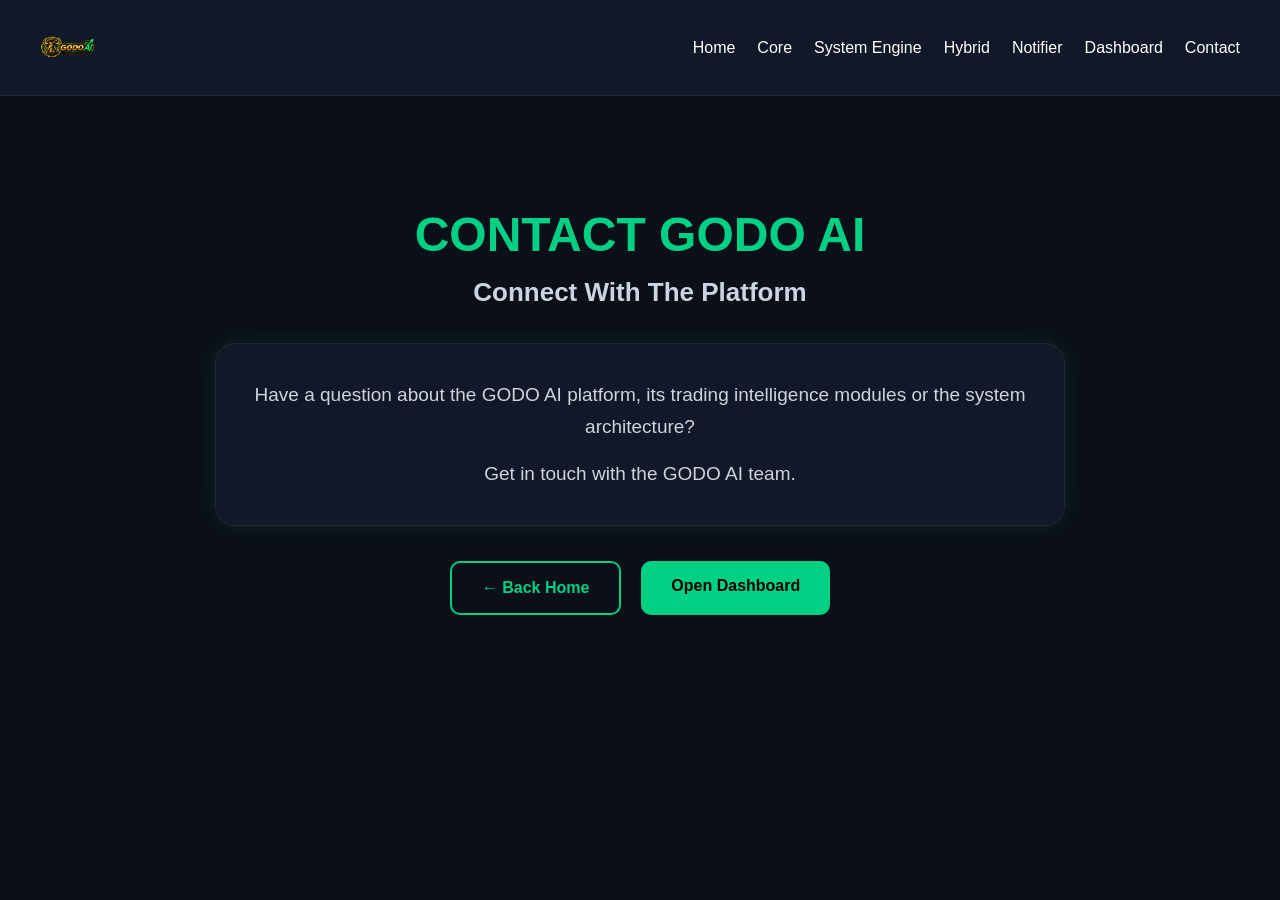
<file: contact.html>
<!DOCTYPE html>
<html lang="en">

<head>

<meta charset="UTF-8">

<meta name="viewport" content="width=device-width, initial-scale=1.0">

<title>GODO AI Contact</title>

<link rel="stylesheet" href="css/style.css">

</head>

<body>

<nav>

<div class="logo">
    <a href="index.html">
        <img src="images/godo-ai-logo-small.png" alt="GODO AI">
    </a>
</div>

<ul>

<li><a href="index.html">Home</a></li>
<li><a href="core.html">Core</a></li>
<li><a href="system.html">System Engine</a></li>
<li><a href="hybrid.html">Hybrid</a></li>
<li><a href="notifier.html">Notifier</a></li>
<li><a href="dashboard.html">Dashboard</a></li>
<li><a href="contact.html">Contact</a></li>

</ul>

</nav>

<main class="contact-page">

<div class="contact-content">

<h2>CONTACT GODO AI</h2>

<h3>Connect With The Platform</h3>

<div class="contact-card">

<p>
Have a question about the GODO AI platform,
its trading intelligence modules or the system architecture?
</p>

<p>
Get in touch with the GODO AI team.
</p>

</div>

<div class="hero-buttons">

<a href="index.html" class="btn-secondary">
← Back Home
</a>

<a href="dashboard.html" class="btn-primary">
Open Dashboard
</a>

</div>

</div>

</main>

</body>

</html>
</file>
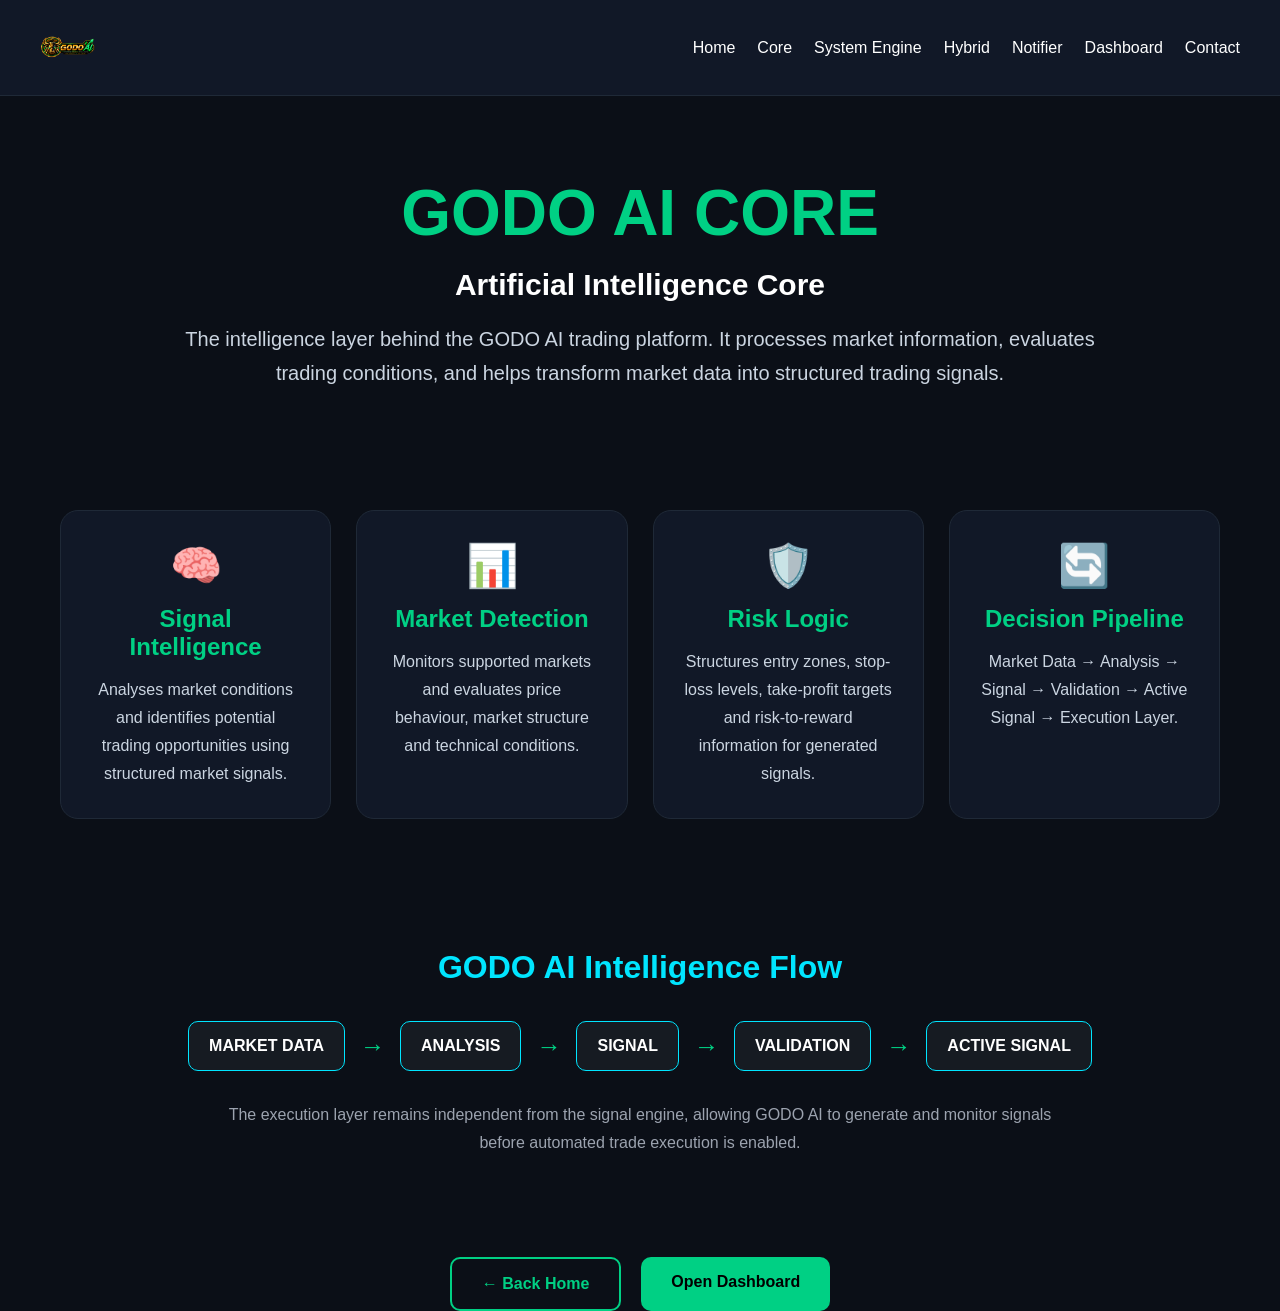
<file: core.html>
<!DOCTYPE html>
<html lang="en">

<head>

<meta charset="UTF-8">

<meta name="viewport" content="width=device-width, initial-scale=1.0">

<title>GODO AI Core</title>

<link rel="stylesheet" href="css/style.css">

</head>

<body>

<nav>

<div class="logo">
    <a href="index.html">
        <img src="images/godo-ai-logo-small.png" alt="GODO AI">
    </a>
</div>

<ul>

<li><a href="index.html">Home</a></li>

<li><a href="core.html">Core</a></li>

<li><a href="system.html">System Engine</a></li>

<li><a href="hybrid.html">Hybrid</a></li>

<li><a href="notifier.html">Notifier</a></li>

<li><a href="dashboard.html">Dashboard</a></li>

<li><a href="contact.html">Contact</a></li>

</ul>

</nav>

<header>

<div class="hero">

<h2>GODO AI CORE</h2>

<h3>Artificial Intelligence Core</h3>

<p>
The intelligence layer behind the GODO AI trading platform.
It processes market information, evaluates trading conditions,
and helps transform market data into structured trading signals.
</p>

</div>

</header>


<section class="core-grid">

<div class="core-card">

<div class="core-icon">🧠</div>

<h2>Signal Intelligence</h2>

<p>
Analyses market conditions and identifies potential trading
opportunities using structured market signals.
</p>

</div>


<div class="core-card">

<div class="core-icon">📊</div>

<h2>Market Detection</h2>

<p>
Monitors supported markets and evaluates price behaviour,
market structure and technical conditions.
</p>

</div>


<div class="core-card">

<div class="core-icon">🛡️</div>

<h2>Risk Logic</h2>

<p>
Structures entry zones, stop-loss levels, take-profit targets
and risk-to-reward information for generated signals.
</p>

</div>


<div class="core-card">

<div class="core-icon">🔄</div>

<h2>Decision Pipeline</h2>

<p>
Market Data → Analysis → Signal → Validation → Active Signal
→ Execution Layer.
</p>

</div>

</section>


<section class="core-flow">

<h2>GODO AI Intelligence Flow</h2>

<div class="flow">

<div>MARKET DATA</div>

<span>→</span>

<div>ANALYSIS</div>

<span>→</span>

<div>SIGNAL</div>

<span>→</span>

<div>VALIDATION</div>

<span>→</span>

<div>ACTIVE SIGNAL</div>

</div>

<p>
The execution layer remains independent from the signal engine,
allowing GODO AI to generate and monitor signals before automated
trade execution is enabled.
</p>

</section>


<div class="hero-buttons">

<a href="index.html" class="btn-secondary">
← Back Home
</a>

<a href="dashboard.html" class="btn-primary">
Open Dashboard
</a>

</div>


</body>

</html>
</file>
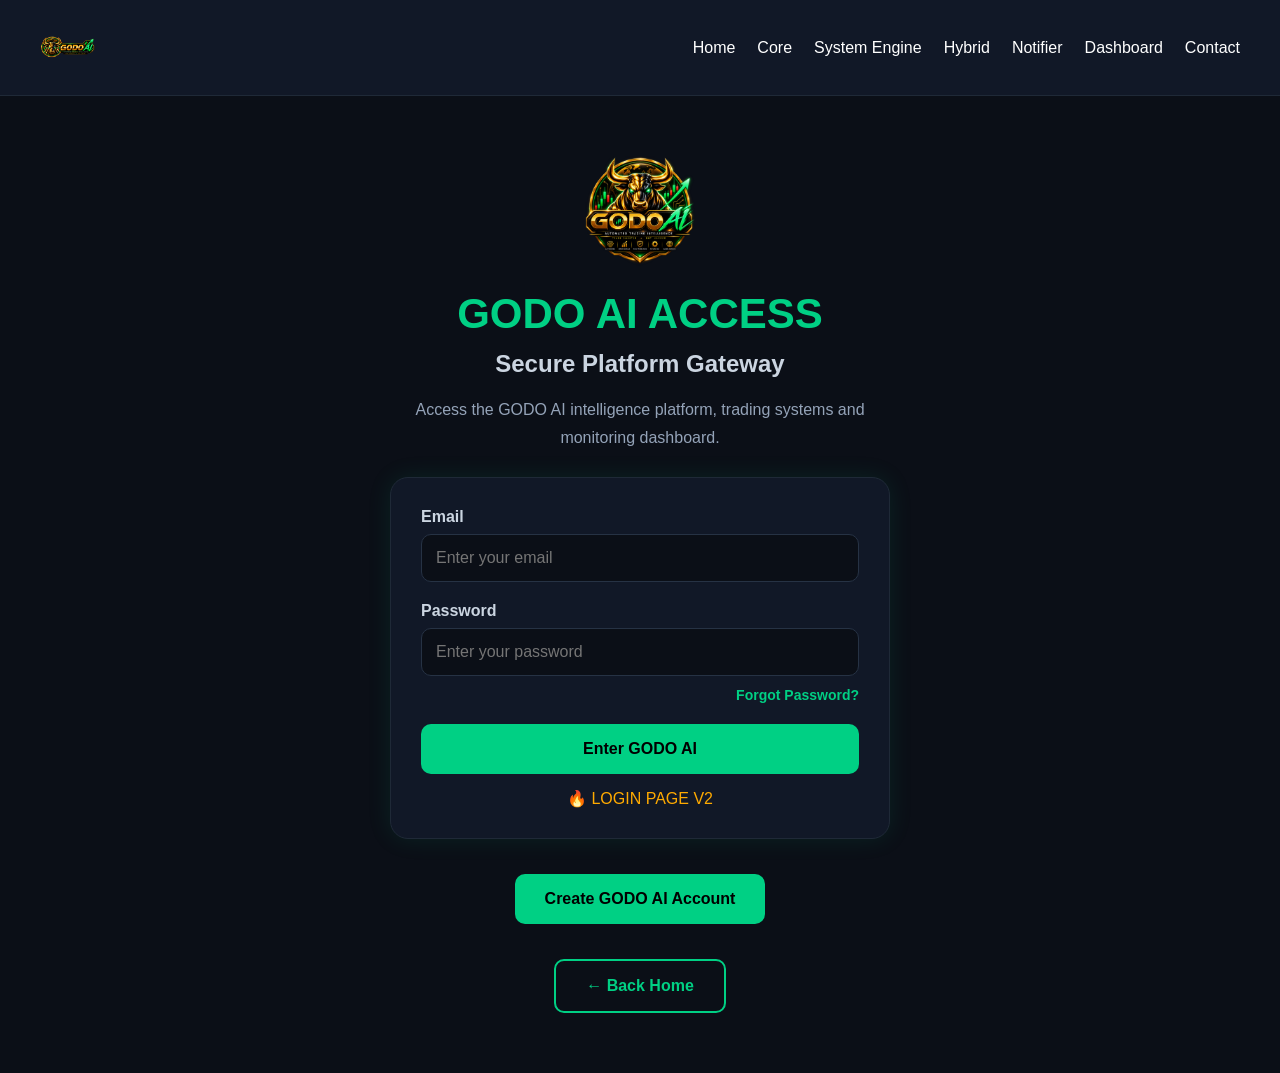
<file: dashboard.html>
<!DOCTYPE html>
<html lang="en">

<head>

<meta charset="UTF-8">

<meta name="viewport" content="width=device-width, initial-scale=1.0">

<title>GODO AI Dashboard</title>

<link rel="stylesheet" href="css/style.css">

<script src="js/auth.js" defer></script>
</head>

<body>

<nav>

<div class="logo">
    <a href="index.html">
        <img src="images/godo-ai-logo-small.png" alt="GODO AI">
    </a>
</div>

<ul>

<li><a href="index.html">Home</a></li>

<li><a href="core.html">Core</a></li>

<li><a href="system.html">System Engine</a></li>

<li><a href="hybrid.html">Hybrid</a></li>

<li><a href="notifier.html">Notifier</a></li>

<li><a href="dashboard.html">Dashboard</a></li>

<li><a href="contact.html">Contact</a></li>

</ul>

</nav>

<button id="godoMenuButton" class="godo-menu-button" aria-label="Open GODO AI Menu">
    ☰
</button>

<div id="godoMenu" class="godo-menu">
    <div class="godo-menu-header">
        <strong>GODO AI</strong>
        <button id="godoMenuClose" aria-label="Close menu">×</button>
    </div>

    <div class="godo-menu-user" id="godoMenuUser">
        👤 GODO AI User
    </div>

    <a href="index.html">🏠 Home</a>
    <a href="core.html">🧠 Core</a>
    <a href="system.html">⚙️ System Engine</a>
    <a href="hybrid.html">🔗 Hybrid</a>
    <a href="notifier.html">🔔 Notifier</a>
    <a href="dashboard.html">📊 Dashboard</a>
    <a href="contact.html">📩 Contact</a>

    <button id="godoLogout" class="godo-logout">
        🚪 Logout
    </button>
</div>

<header>

<div class="hero">

<h2>GODO AI DASHBOARD</h2>

<h3>Artificial Intelligence Command Center</h3>

<p>Monitor every engine, signal, trade and notification from one intelligent control center</p>

</div>

<section class="dashboard-header">
<div id="userSession" class="user-session"></div>

<h1>🚀 GODO AI CONTROL CENTER</h1>

<p>
Real-Time Artificial Intelligence Trading Platform
</p>

</section>

<section class="system-info">

<div class="info-box">
<h3>🟢 Platform Status</h3>
<p>GODO AI ONLINE</p>
</div>

<div class="info-box">
<h3>🕒 Last Update</h3>
<p>Waiting for Live Data...</p>
</div>

<div class="info-box">
<h3>🌍 Environment</h3>
<p>Development Mode</p>
</div>

</section>

<section class="dashboard">

<div class="card account-profile-card">

<h2>👤 GODO AI ACCOUNT</h2>

<div class="account-profile">

<p>
<strong>👋 Welcome</strong>
<span id="accountFullName">Loading...</span>
</p>

<p>
<strong>🆔 Account ID</strong>
<span id="accountId">Loading...</span>
</p>

<p>
<strong>📧 Email</strong>
<span id="accountEmail">Loading...</span>
</p>

<p>
<strong>🔐 Status</strong>
<span id="accountStatus">Checking...</span>
</p>

</div>

</div>

<div class="dashboard-grid">

<div class="card">

<h2>🟢 Engine Monitor</h2>

<p id="engineStatus">ONLINE</p>

<p id="scannerStatus">Waiting...</p>

<p id="nextScan">05:00</p>

<p id="lastRefresh">Last Refresh: --:--:--</p>

</div>


<div class="card">

<h2>📈 Trading Summary</h2>

<p id="summaryActive">
Active Trades : 0
</p>

<p id="summaryWins">
Wins : 0
</p>

<p id="summaryLosses">
Losses : 0
</p>

<p id="summaryBreakeven">
Breakeven : 0
</p>

<p id="summaryRate">
Win Rate : 0%
</p>

</div>

<div class="card active-signals-card">

<div class="active-signals-title" onclick="toggleActiveSignals()">

    <div>
        <h2>📡 Active Signals</h2>
        <span id="activeSignalsCount">Loading...</span>
    </div>

    <span id="activeSignalsArrow">▸</span>

</div>

<div id="activeSignals" class="active-signals-content">

    Waiting for active signals...

</div>

</div>

<div class="card">

<h2>💹 Live Prices</h2>

<div id="livePrices">
Waiting for prices...
</div>

</div>

<div class="card">

<h2>📊 Statistics</h2>

<p id="totalSignals">Signals : Loading...</p>

<p id="wins">Wins : Loading...</p>

<p id="losses">Losses : Loading...</p>

<p id="breakeven">Breakeven : Loading...</p>

</div>

<div class="card">
<h2>🤖 Hybrid</h2>
<p>Ready</p>
</div>

<div class="card">
<h2>🔔 Telegram</h2>
<p>Connected</p>
</div>

<div class="card">

<h2>📈 Market Overview</h2>

<p>BTC/USD</p>

<p>ETH/USD</p>

<p>XAU/USD</p>

<p>NAS100</p>

</div>

<div class="card">

<h2>⚡ System Health</h2>

<p>CPU : Normal</p>

<p>Memory : Stable</p>

<p>API : Connected</p>

<p>Status : Healthy</p>

</div>

<div class="card">

<h2>📅 Trading Session</h2>

<p>London : Closed</p>

<p>New York : Closed</p>

<p>Tokyo : Closed</p>

<p>Sydney : Closed</p>

</div>

<div class="card">

<h2>📈 Account Summary</h2>

<p>Balance : $0.00</p>

<p>Equity : $0.00</p>

<p>Profit : $0.00</p>

<p>Risk : Safe</p>

</div>

</div>

</section>

</header>

<script src="js/session.js" defer></script>
<script src="js/menu.js" defer></script>
<script src="js/dashboard.js" defer></script>

</body>

</html>
</file>
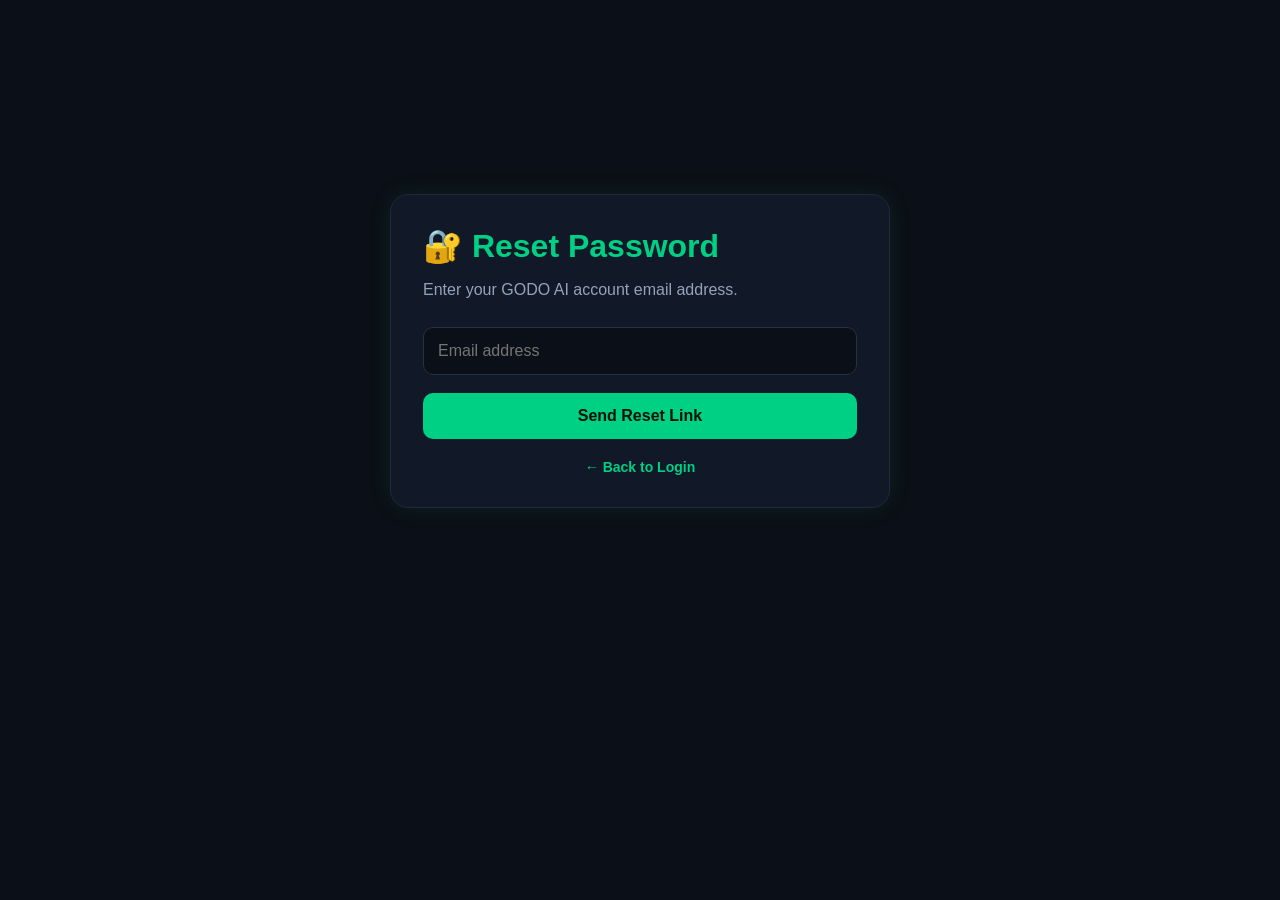
<file: forgot-password.html>
<!DOCTYPE html>
<html lang="en">
<head>
    <meta charset="UTF-8">
    <meta name="viewport" content="width=device-width, initial-scale=1.0">

    <title>GODO AI — Reset Password</title>

    <link rel="stylesheet" href="css/style.css">
</head>

<body>

<div class="auth-container">

    <div class="auth-card">

        <h1>🔐 Reset Password</h1>

        <p>
            Enter your GODO AI account email address.
        </p>

        <form id="forgotPasswordForm">

            <input
                type="email"
                id="forgotEmail"
                placeholder="Email address"
                required
            >

            <button type="submit">
                Send Reset Link
            </button>

        </form>

        <p id="forgotMessage"></p>

        <a href="login.html">
            ← Back to Login
        </a>

    </div>

</div>

<script src="js/forgot-password.js"></script>

</body>
</html>
</file>
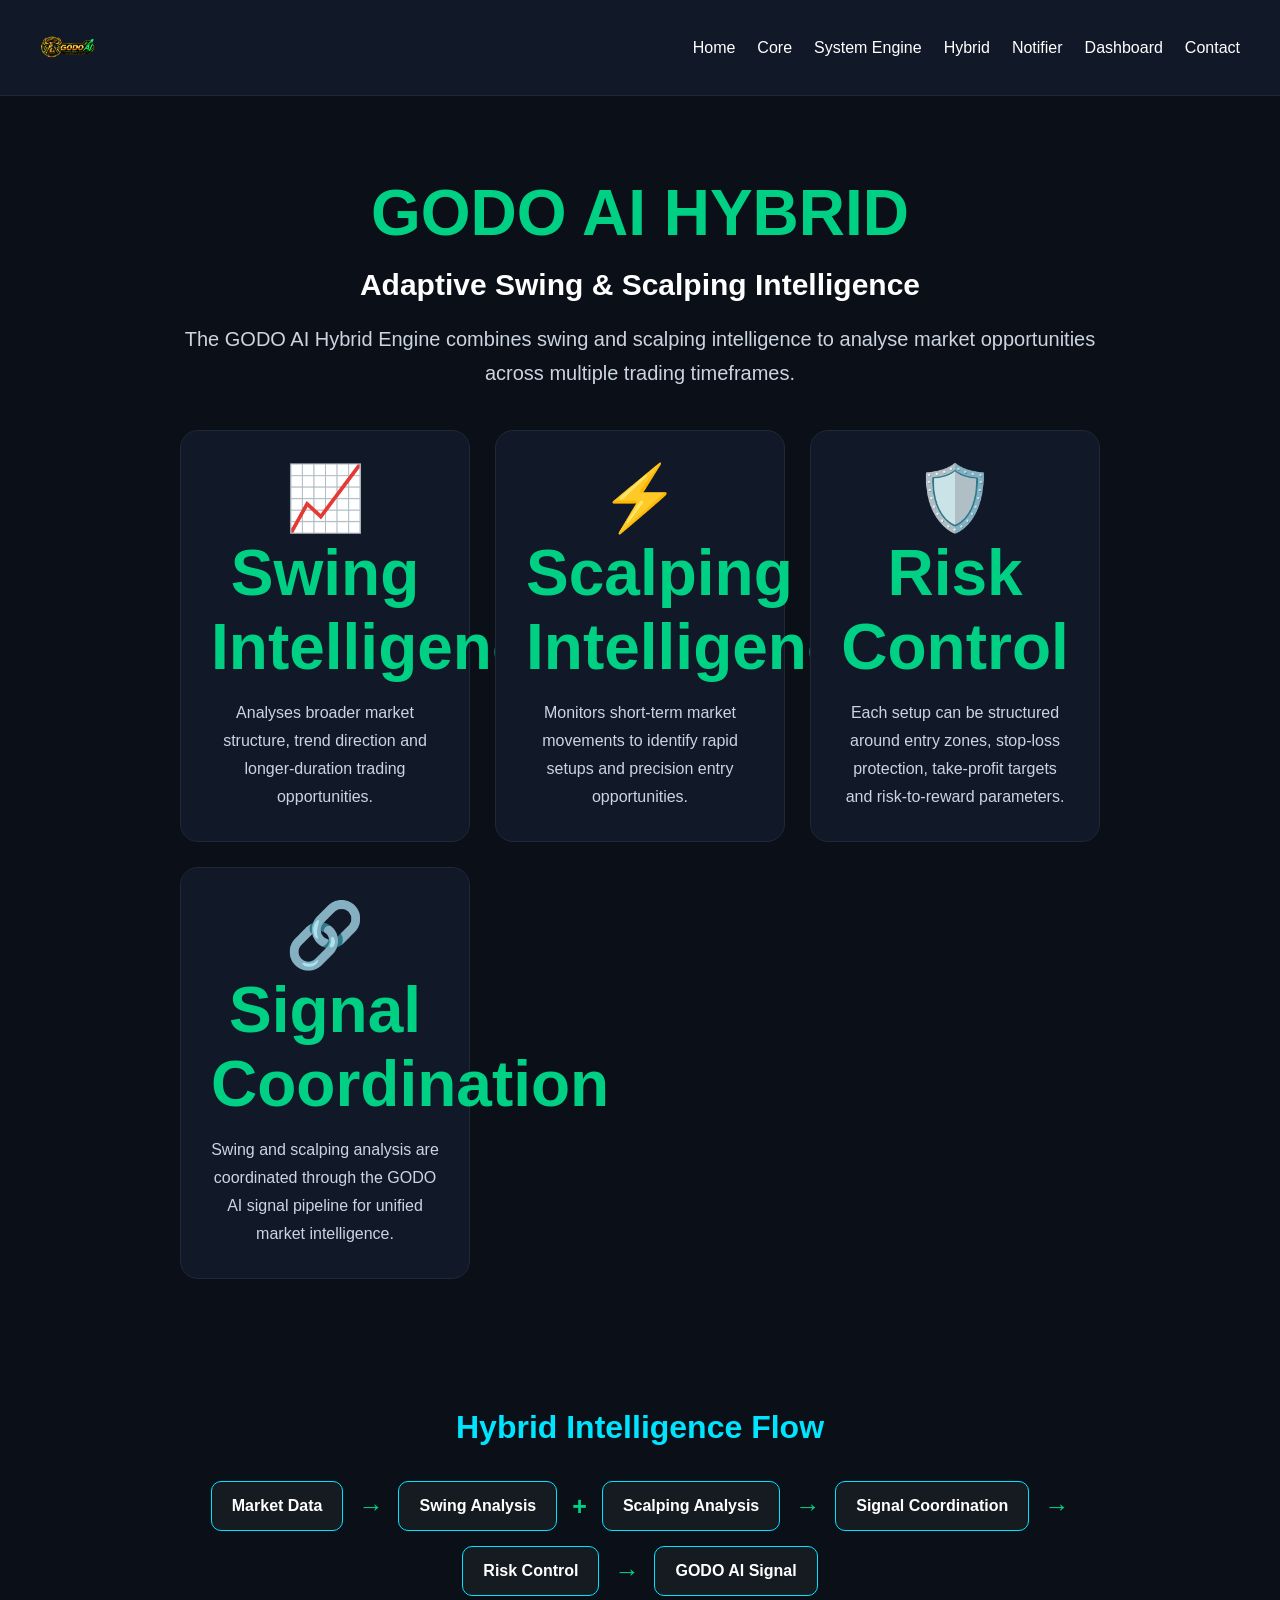
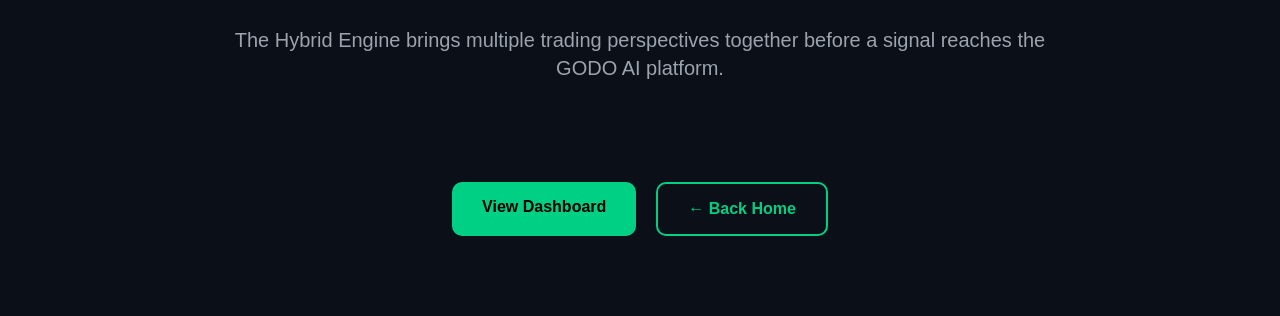
<file: hybrid.html>
<!DOCTYPE html>
<html lang="en">

<head>

<meta charset="UTF-8">

<meta name="viewport" content="width=device-width, initial-scale=1.0">

<title>GODO AI Hybrid</title>

<link rel="stylesheet" href="css/style.css">

</head>

<body>

<nav>

<div class="logo">
    <a href="index.html">
        <img src="images/godo-ai-logo-small.png" alt="GODO AI">
    </a>
</div>

<ul>

<li><a href="index.html">Home</a></li>
<li><a href="core.html">Core</a></li>
<li><a href="system.html">System Engine</a></li>
<li><a href="hybrid.html">Hybrid</a></li>
<li><a href="notifier.html">Notifier</a></li>
<li><a href="dashboard.html">Dashboard</a></li>
<li><a href="contact.html">Contact</a></li>

</ul>

</nav>

<header>

<div class="hero">

<h2>GODO AI HYBRID</h2>

<h3>Adaptive Swing & Scalping Intelligence</h3>

<p>

The GODO AI Hybrid Engine combines swing and
scalping intelligence to analyse market opportunities
across multiple trading timeframes.

</p>

<div class="hybrid-grid">

<div class="hybrid-card">

<h2>📈 Swing Intelligence</h2>

<p>

Analyses broader market structure, trend direction
and longer-duration trading opportunities.

</p>

</div>

<div class="hybrid-card">

<h2>⚡ Scalping Intelligence</h2>

<p>

Monitors short-term market movements to identify
rapid setups and precision entry opportunities.

</p>

</div>

<div class="hybrid-card">

<h2>🛡️ Risk Control</h2>

<p>

Each setup can be structured around entry zones,
stop-loss protection, take-profit targets and
risk-to-reward parameters.

</p>

</div>

<div class="hybrid-card">

<h2>🔗 Signal Coordination</h2>

<p>

Swing and scalping analysis are coordinated through
the GODO AI signal pipeline for unified market
intelligence.

</p>

</div>

</div>

<section class="hybrid-flow">

<h2>Hybrid Intelligence Flow</h2>

<div class="hybrid-pipeline">

<div>Market Data</div>

<span>→</span>

<div>Swing Analysis</div>

<span>+</span>

<div>Scalping Analysis</div>

<span>→</span>

<div>Signal Coordination</div>

<span>→</span>

<div>Risk Control</div>

<span>→</span>

<div>GODO AI Signal</div>

</div>

<p>

The Hybrid Engine brings multiple trading perspectives
together before a signal reaches the GODO AI platform.

</p>

</section>

<div class="hero-buttons">

<a href="dashboard.html" class="btn-primary">
View Dashboard
</a>

<a href="index.html" class="btn-secondary">
← Back Home
</a>

</div>

</div>

</header>

</body>

</html>
</file>
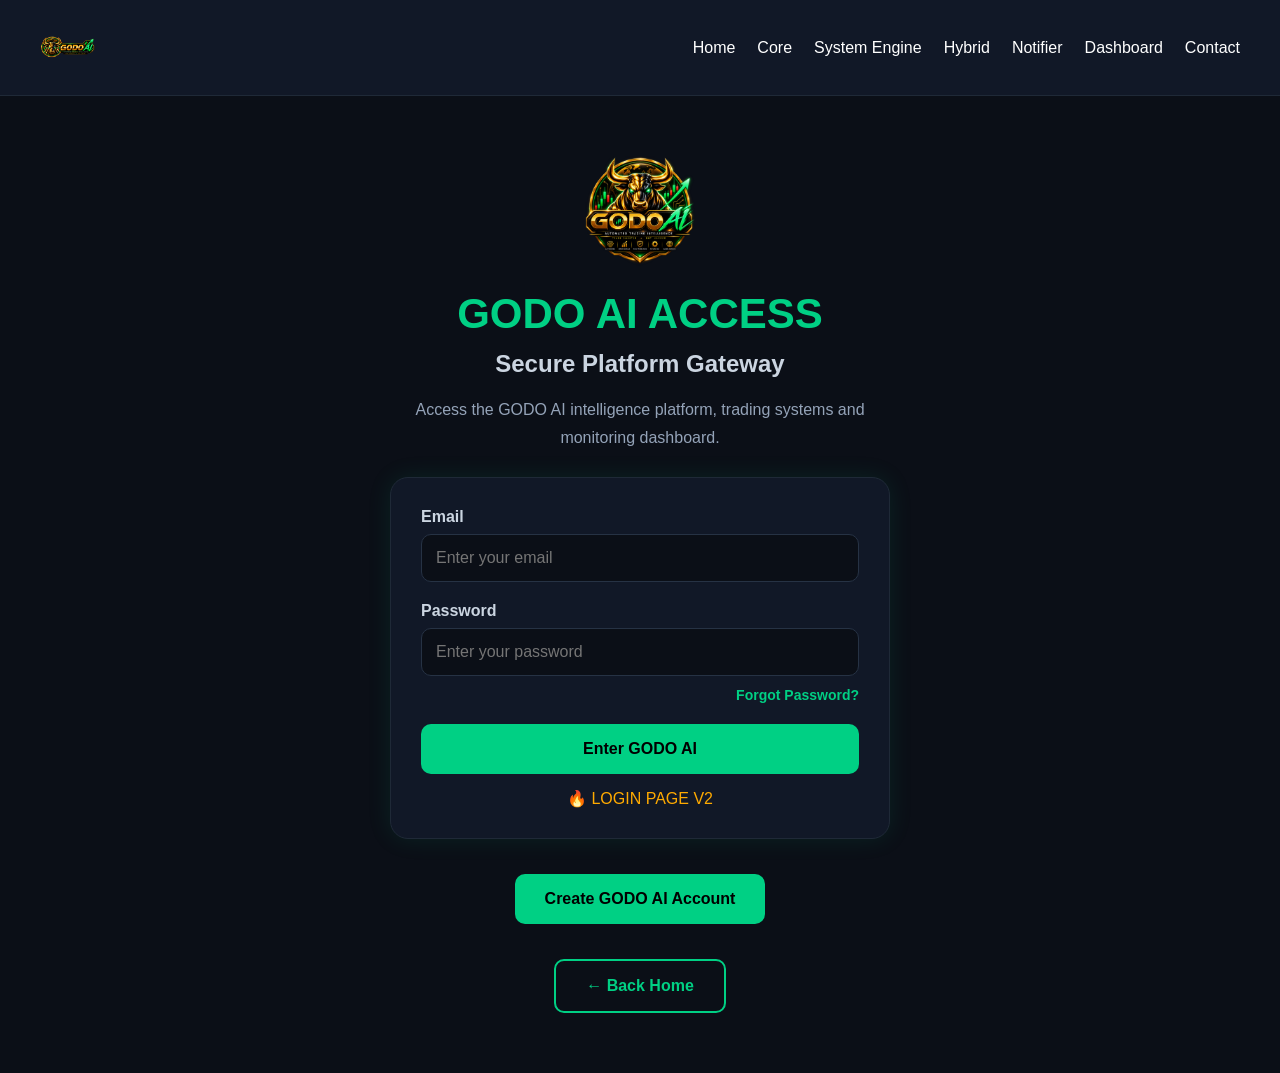
<file: login.html>
<!DOCTYPE html>
<html lang="en">

<head>

<meta charset="UTF-8">

<meta name="viewport" content="width=device-width, initial-scale=1.0">

<title>GODO AI Login</title>

<link rel="stylesheet" href="css/style.css">

</head>

<body>

<nav>

<div class="logo">
    <a href="index.html">
        <img src="images/godo-ai-logo-small.png" alt="GODO AI">
    </a>
</div>

<ul>

<li><a href="index.html">Home</a></li>
<li><a href="core.html">Core</a></li>
<li><a href="system.html">System Engine</a></li>
<li><a href="hybrid.html">Hybrid</a></li>
<li><a href="notifier.html">Notifier</a></li>
<li><a href="dashboard.html">Dashboard</a></li>
<li><a href="contact.html">Contact</a></li>

</ul>

</nav>

<main class="login-page">

<div class="login-content">

<img
    src="images/godo-ai-logo.png"
    alt="GODO AI"
    class="login-logo"
>

<h2>GODO AI ACCESS</h2>

<h3>Secure Platform Gateway</h3>

<p>
Access the GODO AI intelligence platform,
trading systems and monitoring dashboard.
</p>

<form class="login-card" id="loginForm">

<label for="email">Email</label>

<input
    type="email"
    id="email"
    placeholder="Enter your email"
    required
>

<label for="password">Password</label>

<input
    type="password"
    id="password"
    placeholder="Enter your password"
    required
>

<div class="forgot-password-row">
    <a href="forgot-password.html">
        Forgot Password?
    </a>
</div>

<button type="submit" class="btn-primary">
    Enter GODO AI
</button>

<p id="loginMessage">🔥 LOGIN PAGE V2</p>

</form>

<div class="hero-buttons">

<a href="register.html" class="btn-primary">
Create GODO AI Account
</a>

</div>

<div class="hero-buttons">

<a href="index.html" class="btn-secondary">
← Back Home
</a>

</div>

</div>

</main>

<script src="js/login.js?v=3"></script>

</body>

</html>
</file>
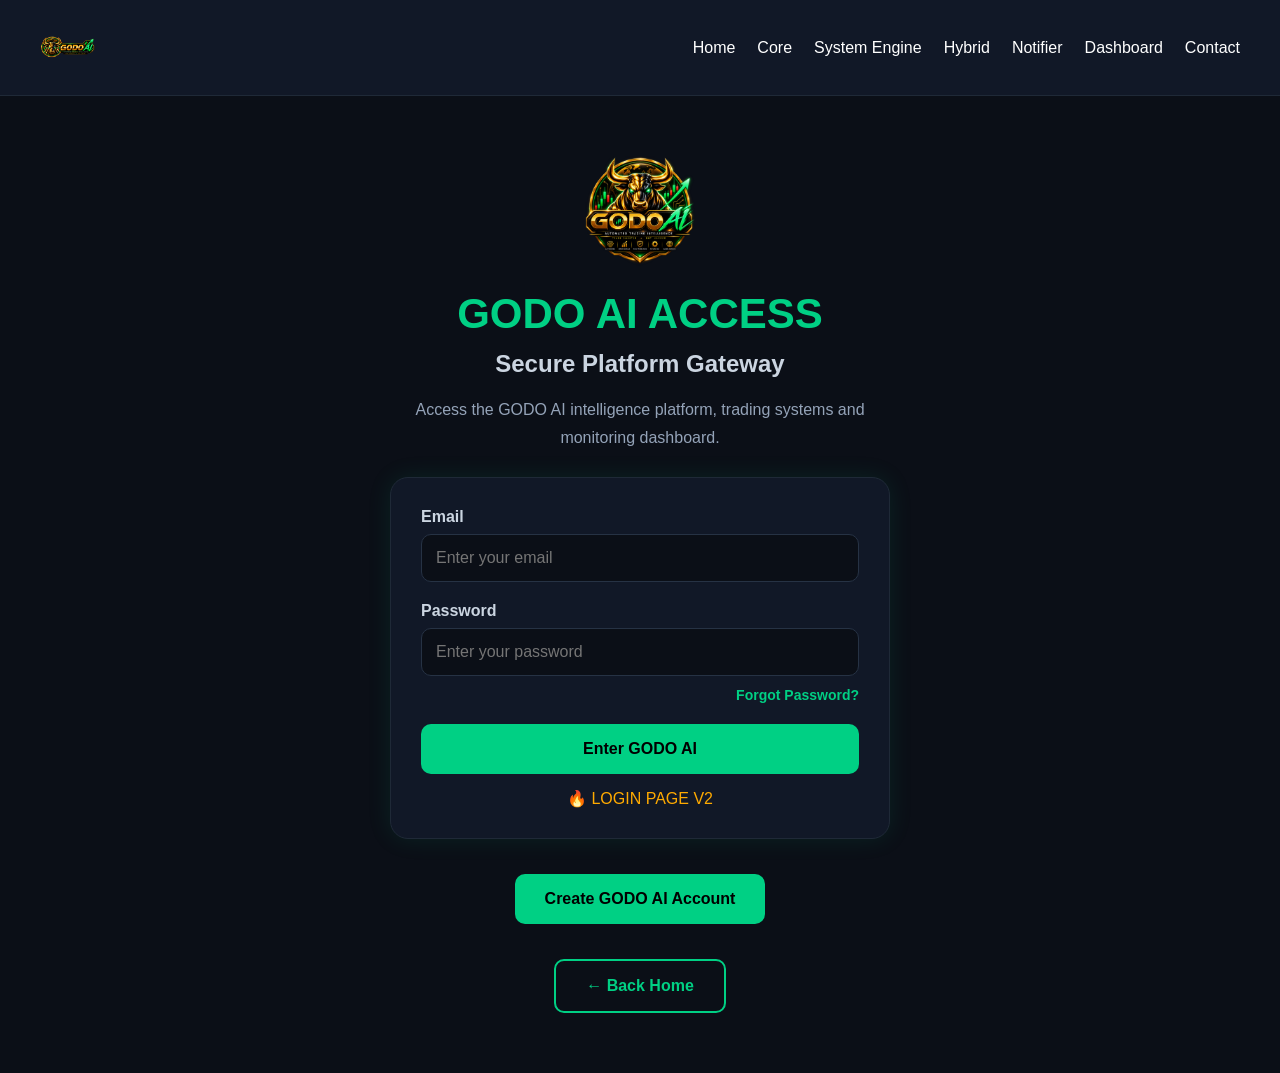
<file: master.html>
<!DOCTYPE html>
<html lang="en">

<head>

<meta charset="UTF-8">

<meta
    name="viewport"
    content="width=device-width, initial-scale=1.0"
>

<title>GODO AI Master Control</title>

<link rel="stylesheet" href="css/style.css">

</head>

<body>

<header class="dashboard-header">

    <h1>👑 GODO AI MASTER CONTROL</h1>

    <p>
        Main administrative control center
    </p>

</header>


<main class="master-dashboard">


    <section class="card master-profile-card">

        <h2>👑 Master Account</h2>

        <div class="master-profile">

            <p>
                <strong>Name</strong>
                <span id="masterName">Loading...</span>
            </p>

            <p>
                <strong>Account ID</strong>
                <span id="masterId">Loading...</span>
            </p>

            <p>
                <strong>Email</strong>
                <span id="masterEmail">Loading...</span>
            </p>

            <p>
                <strong>Role</strong>
                <span id="masterRole">Loading...</span>
            </p>

        </div>

    </section>


    <section class="master-stats-grid">

        <div class="card">

            <h2>👥 Users</h2>

            <strong
                id="totalUsers"
                class="master-stat">
                0
            </strong>

        </div>


        <div class="card">

            <h2>🟢 Sessions</h2>

            <strong
                id="activeSessions"
                class="master-stat">
                0
            </strong>

        </div>


        <div class="card">

            <h2>🛡️ Security</h2>

            <strong
                id="securityStatus"
                class="master-stat">
                Checking...
            </strong>

        </div>

    </section>


    <section class="card">

        <h2>👥 GODO AI Accounts</h2>

        <div id="usersTable">

            Loading accounts...

        </div>

    </section>


    <button
        id="masterLogout"
        class="godo-logout">

        🚪 Logout

    </button>


</main>


<script src="js/master.js?v=1"></script>

</body>

</html>
</file>
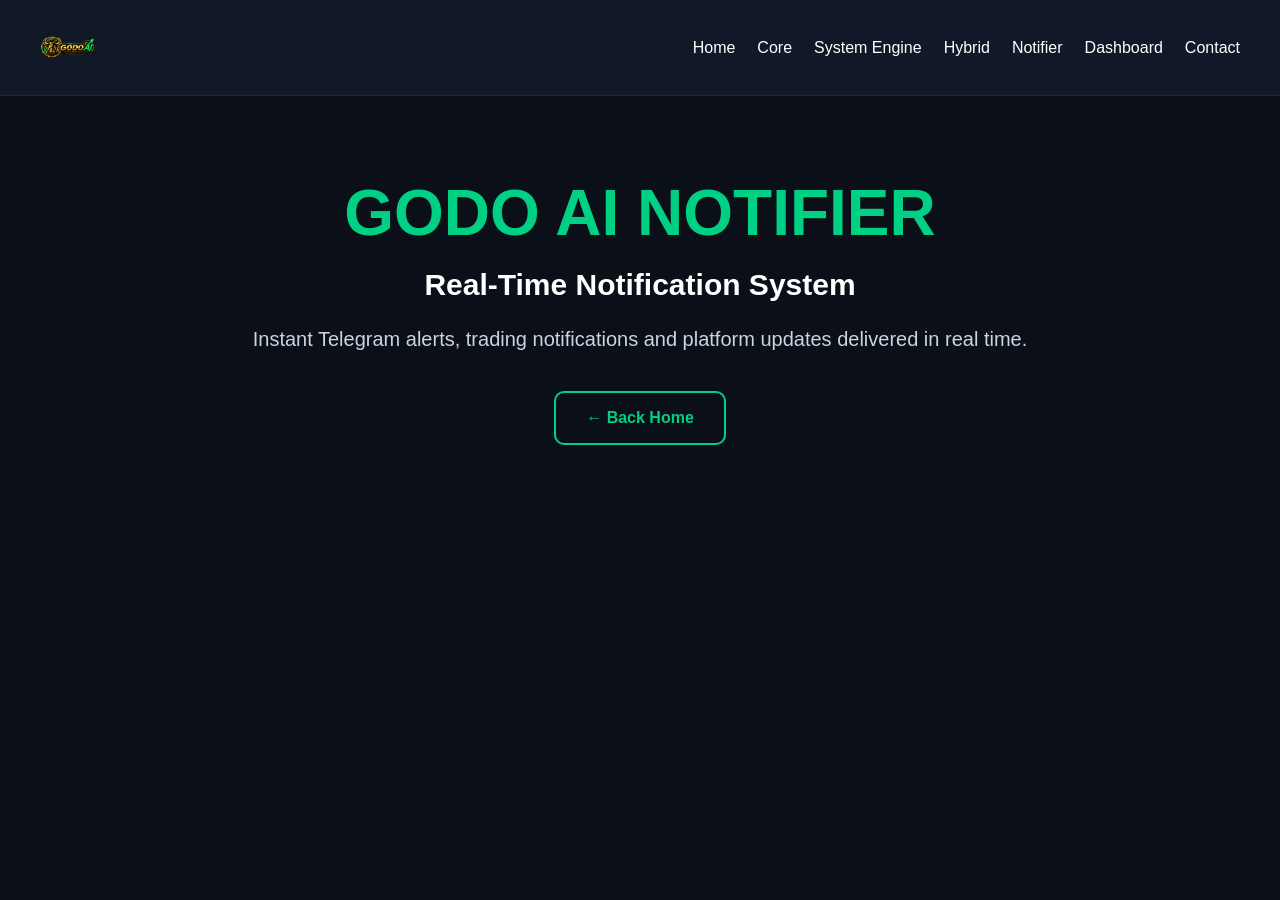
<file: notifier.html>
<!DOCTYPE html>
<html lang="en">

<head>

<meta charset="UTF-8">

<meta name="viewport" content="width=device-width, initial-scale=1.0">

<title>GODO AI Notifier</title>

<link rel="stylesheet" href="css/style.css">

</head>

<body>

<nav>

<div class="logo">
    <a href="index.html">
        <img src="images/godo-ai-logo-small.png" alt="GODO AI">
    </a>
</div>

<ul>

<li><a href="index.html">Home</a></li>

<li><a href="core.html">Core</a></li>

<li><a href="system.html">System Engine</a></li>

<li><a href="hybrid.html">Hybrid</a></li>

<li><a href="notifier.html">Notifier</a></li>

<li><a href="dashboard.html">Dashboard</a></li>

<li><a href="#">Contact</a></li>

</ul>

</nav>

<header>

<div class="hero">

<h2>GODO AI NOTIFIER</h2>

<h3>Real-Time Notification System</h3>

<p>

Instant Telegram alerts, trading notifications and platform updates delivered in real time.

</p>

<div class="hero-buttons">

<a href="index.html" class="btn-secondary">

← Back Home

</a>

</div>

</div>

</header>

</body>

</html>
</file>
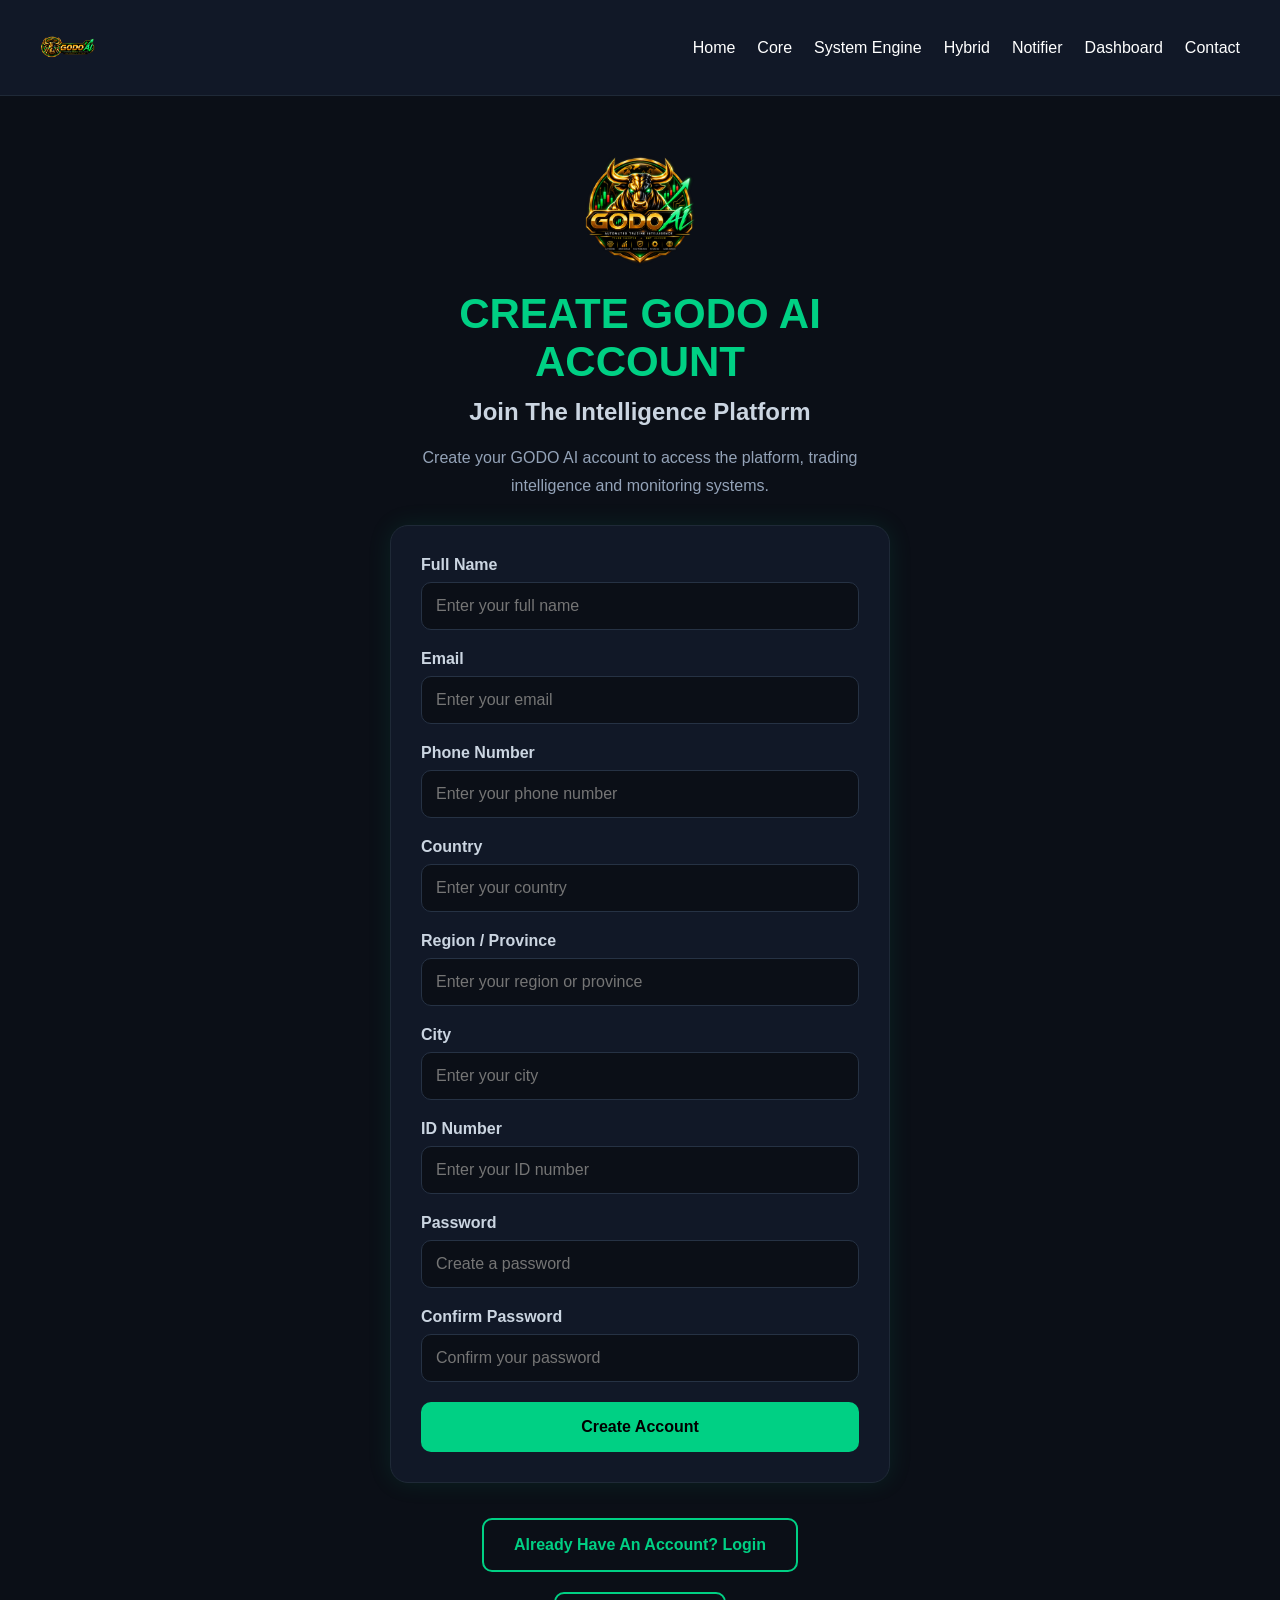
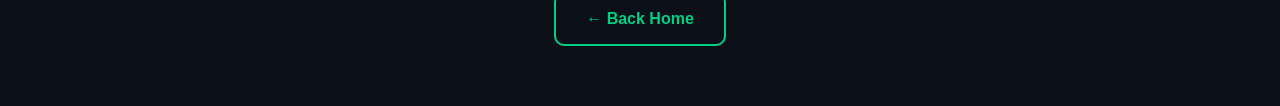
<file: register.html>
<!DOCTYPE html>
<html lang="en">

<head>

<meta charset="UTF-8">

<meta name="viewport" content="width=device-width, initial-scale=1.0">

<title>GODO AI Register</title>

<link rel="stylesheet" href="css/style.css">

</head>

<body>

<nav>

<div class="logo">
    <a href="index.html">
        <img src="images/godo-ai-logo-small.png" alt="GODO AI">
    </a>
</div>

<ul>

<li><a href="index.html">Home</a></li>
<li><a href="core.html">Core</a></li>
<li><a href="system.html">System Engine</a></li>
<li><a href="hybrid.html">Hybrid</a></li>
<li><a href="notifier.html">Notifier</a></li>
<li><a href="dashboard.html">Dashboard</a></li>
<li><a href="contact.html">Contact</a></li>

</ul>

</nav>

<main class="login-page">

<div class="login-content">

<img
    src="images/godo-ai-logo.png"
    alt="GODO AI"
    class="login-logo"
>

<h2>CREATE GODO AI ACCOUNT</h2>

<h3>Join The Intelligence Platform</h3>

<p>
Create your GODO AI account to access the
platform, trading intelligence and monitoring systems.
</p>

<form class="login-card" id="registerForm">

<label for="name">Full Name</label>

<input
    type="text"
    id="name"
    placeholder="Enter your full name"
    required
>

<label for="email">Email</label>

<input
    type="email"
    id="email"
    placeholder="Enter your email"
    required
>

<label for="phone">Phone Number</label>

<input
    type="tel"
    id="phone"
    placeholder="Enter your phone number"
    autocomplete="tel"
    required
>


<label for="country">Country</label>

<input
    type="text"
    id="country"
    placeholder="Enter your country"
    autocomplete="country-name"
    required
>


<label for="region">Region / Province</label>

<input
    type="text"
    id="region"
    placeholder="Enter your region or province"
    autocomplete="address-level1"
    required
>


<label for="city">City</label>

<input
    type="text"
    id="city"
    placeholder="Enter your city"
    autocomplete="address-level2"
    required
>


<label for="identityNumber">ID Number</label>

<input
    type="text"
    id="identityNumber"
    placeholder="Enter your ID number"
    inputmode="numeric"
    autocomplete="off"
    required
>


<label for="password">Password</label>

<input
    type="password"
    id="password"
    placeholder="Create a password"
    autocomplete="new-password"
    required
>

<label for="confirmPassword">Confirm Password</label>

<input
    type="password"
    id="confirmPassword"
    placeholder="Confirm your password"
    required
>

<button type="submit" class="btn-primary">
    Create Account
</button>

<p id="registerMessage"></p>

</form>

<div class="hero-buttons">

<a href="login.html" class="btn-secondary">
Already Have An Account? Login
</a>

<a href="index.html" class="btn-secondary">
← Back Home
</a>

</div>

</div>

</main>

<script src="js/register.js"></script>

</body>

</html>
</file>
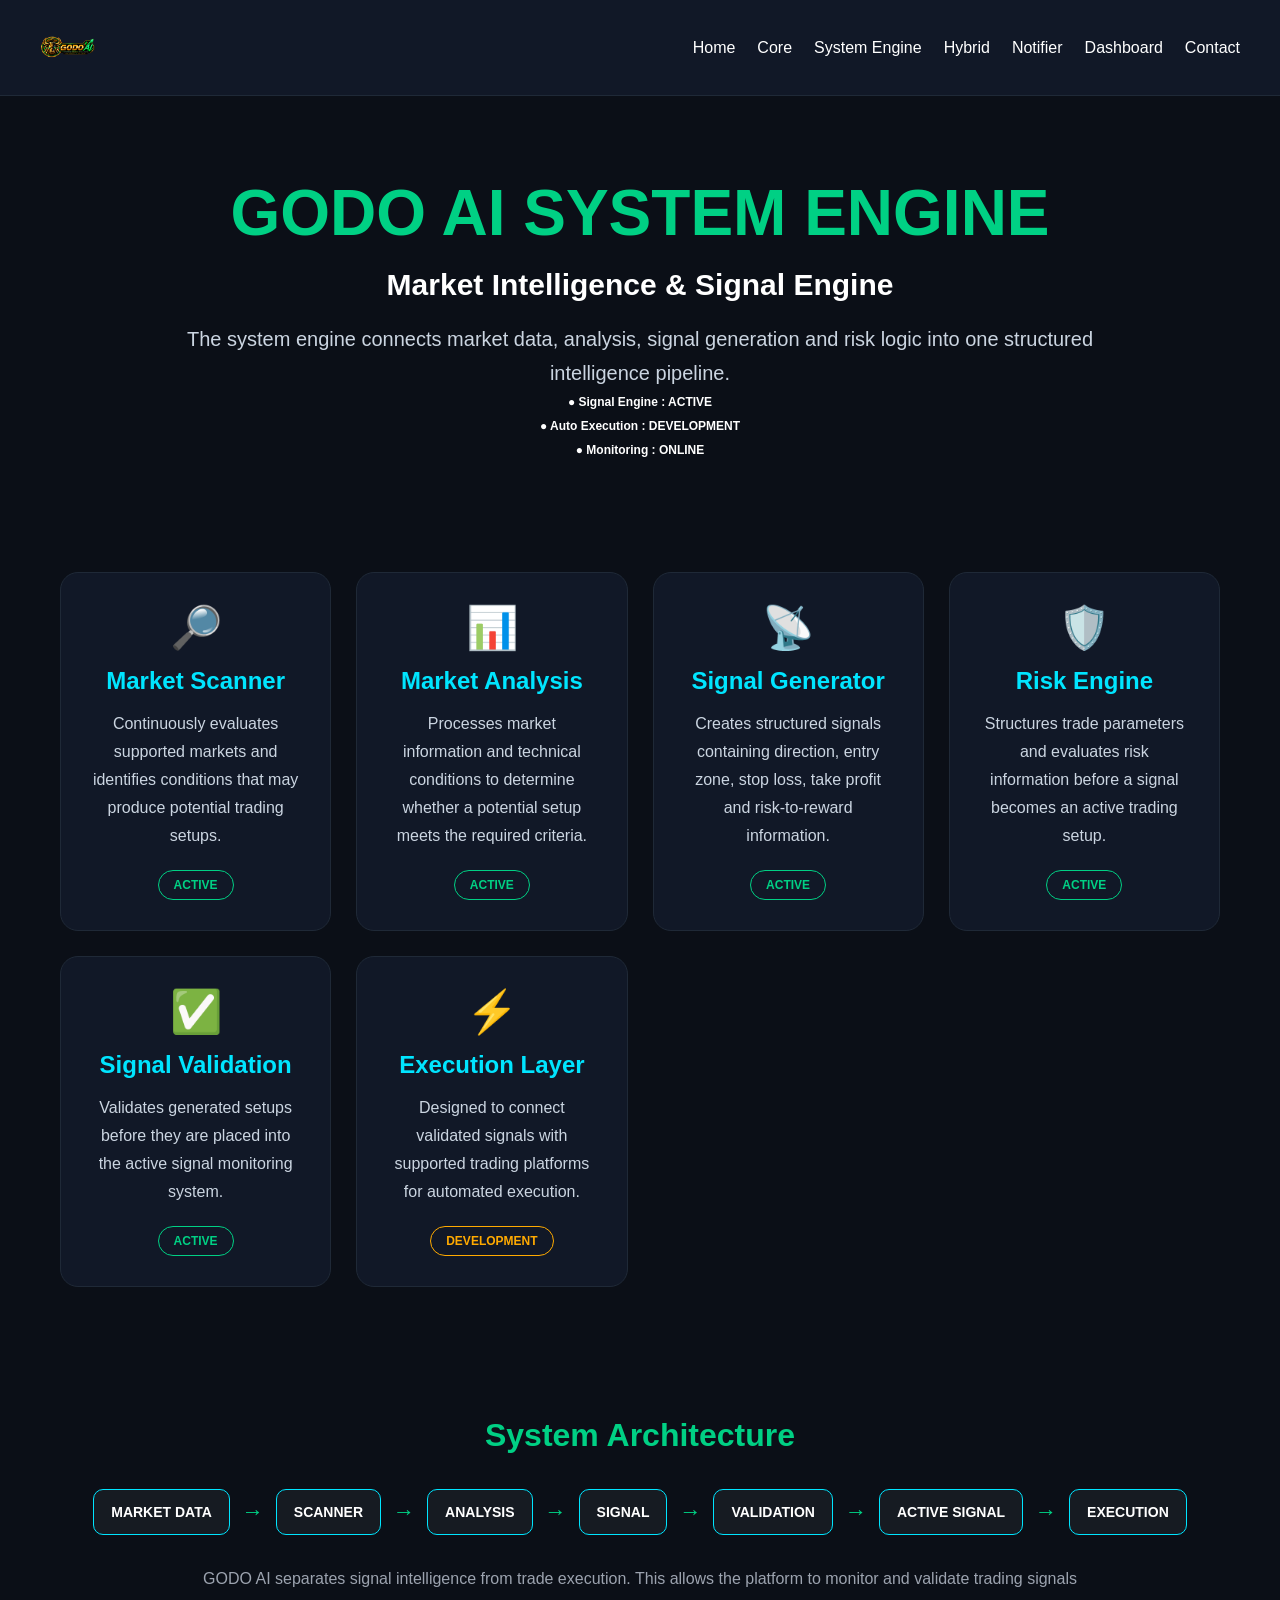
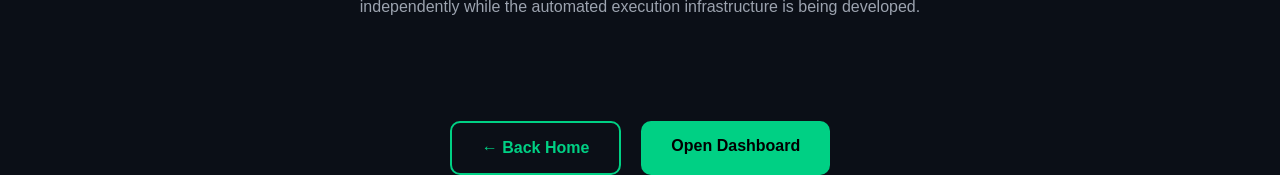
<file: system.html>
<!DOCTYPE html>
<html lang="en">

<head>

<meta charset="UTF-8">

<meta name="viewport" content="width=device-width, initial-scale=1.0">

<title>GODO AI System Engine</title>

<link rel="stylesheet" href="css/style.css">

</head>

<body>

<nav>

<div class="logo">
    <a href="index.html">
        <img src="images/godo-ai-logo-small.png" alt="GODO AI">
    </a>
</div>

<ul>

<li><a href="index.html">Home</a></li>
<li><a href="core.html">Core</a></li>
<li><a href="system.html">System Engine</a></li>
<li><a href="hybrid.html">Hybrid</a></li>
<li><a href="notifier.html">Notifier</a></li>
<li><a href="dashboard.html">Dashboard</a></li>
<li><a href="contact.html">Contact</a></li>

</ul>

</nav>


<header>

<div class="hero">

<h2>GODO AI SYSTEM ENGINE</h2>

<h3>Market Intelligence & Signal Engine</h3>

<p>

The system engine connects market data, analysis, signal generation
and risk logic into one structured intelligence pipeline.

</p>

<div class="status-bar">

<div class="status online">
● Signal Engine : ACTIVE
</div>

<div class="status">
● Auto Execution : DEVELOPMENT
</div>

<div class="status">
● Monitoring : ONLINE
</div>

</div>

</div>

</header>


<section class="engine-grid">


<div class="engine-card">

<div class="engine-icon">🔎</div>

<h2>Market Scanner</h2>

<p>
Continuously evaluates supported markets and identifies conditions
that may produce potential trading setups.
</p>

<span class="engine-status active">
ACTIVE
</span>

</div>


<div class="engine-card">

<div class="engine-icon">📊</div>

<h2>Market Analysis</h2>

<p>
Processes market information and technical conditions to determine
whether a potential setup meets the required criteria.
</p>

<span class="engine-status active">
ACTIVE
</span>

</div>


<div class="engine-card">

<div class="engine-icon">📡</div>

<h2>Signal Generator</h2>

<p>
Creates structured signals containing direction, entry zone,
stop loss, take profit and risk-to-reward information.
</p>

<span class="engine-status active">
ACTIVE
</span>

</div>


<div class="engine-card">

<div class="engine-icon">🛡️</div>

<h2>Risk Engine</h2>

<p>
Structures trade parameters and evaluates risk information before
a signal becomes an active trading setup.
</p>

<span class="engine-status active">
ACTIVE
</span>

</div>


<div class="engine-card">

<div class="engine-icon">✅</div>

<h2>Signal Validation</h2>

<p>
Validates generated setups before they are placed into the
active signal monitoring system.
</p>

<span class="engine-status active">
ACTIVE
</span>

</div>


<div class="engine-card">

<div class="engine-icon">⚡</div>

<h2>Execution Layer</h2>

<p>
Designed to connect validated signals with supported trading
platforms for automated execution.
</p>

<span class="engine-status development">
DEVELOPMENT
</span>

</div>


</section>


<section class="engine-flow">

<h2>System Architecture</h2>

<div class="engine-pipeline">

<div>MARKET DATA</div>

<span>→</span>

<div>SCANNER</div>

<span>→</span>

<div>ANALYSIS</div>

<span>→</span>

<div>SIGNAL</div>

<span>→</span>

<div>VALIDATION</div>

<span>→</span>

<div>ACTIVE SIGNAL</div>

<span>→</span>

<div>EXECUTION</div>

</div>

<p>

GODO AI separates signal intelligence from trade execution.
This allows the platform to monitor and validate trading signals
independently while the automated execution infrastructure is
being developed.

</p>

</section>


<div class="hero-buttons">

<a href="index.html" class="btn-secondary">
← Back Home
</a>

<a href="dashboard.html" class="btn-primary">
Open Dashboard
</a>

</div>


</body>

</html>
</file>
<file: css/style.css>
* {
    margin: 0;
    padding: 0;
    box-sizing: border-box;
    font-family: Arial, sans-serif;
}

body {
    background: #0b0f17;
    color: white;
    min-height: 100vh;
}

nav {
    display: flex;
    justify-content: space-between;
    align-items: center;
    padding: 20px 40px;
    background: #111827;
    border-bottom: 1px solid #1f2937;
}

.logo h1 {
    color: #00d084;
    font-size: 32px;
}

.logo a {
    color: #00d084;
    text-decoration: none;
}

nav ul {
    display: flex;
    list-style: none;
    gap: 22px;
    flex-wrap: wrap;
}

nav a {
    color: white;
    text-decoration: none;
    font-size: 16px;
    transition: .3s;
}

nav a:hover {
    color: #00d084;
}

header {
    text-align: center;
}

.hero {
    max-width: 1000px;
    margin: auto;
    padding: 80px 20px;
}

.hero h2 {
    font-size: 64px;
    color: #00d084;
    margin-bottom: 18px;
}

.hero h3 {
    font-size: 30px;
    margin-bottom: 20px;
}

.hero p {
    font-size: 20px;
    line-height: 34px;
    color: #cbd5e1;
}

.hero-buttons {
    display: flex;
    justify-content: center;
    gap: 20px;
    flex-wrap: wrap;
    margin-top: 35px;
}

.btn-primary,
.btn-secondary {
    padding: 16px 30px;
    border-radius: 10px;
    text-decoration: none;
    font-weight: bold;
    transition: .3s;
}

.btn-primary {
    background: #00d084;
    color: #000;
}

.btn-primary:hover {
    transform: scale(1.05);
}

.btn-secondary {
    border: 2px solid #00d084;
    color: #00d084;
}

.btn-secondary:hover {
    background: #00d084;
    color: #000;
}

.products,
.dashboard-grid,
.system-info {
    display: grid;
    grid-template-columns: repeat(auto-fit, minmax(250px, 1fr));
    gap: 24px;
    max-width: 1300px;
    margin: auto;
}

.products {
    padding: 60px 30px;
}

.card {
    background: #111827;
    border: 1px solid #1f2937;
    border-radius: 16px;
    padding: 28px;
    transition: .3s;
}

.card:hover {
    transform: translateY(-5px);
    border-color: #00d084;
    box-shadow: 0 0 20px rgba(0, 208, 132, .2);
}

.card h2 {
    color: #00d084;
    margin-bottom: 15px;
    font-size: 24px;
}

.card p {
    color: #cbd5e1;
    line-height: 28px;
}

.about {
    max-width: 1000px;
    margin: 70px auto;
    padding: 0 30px;
    text-align: center;
}

.about h2 {
    color: #00d084;
    font-size: 40px;
    margin-bottom: 20px;
}

.about p {
    color: #cbd5e1;
    font-size: 19px;
    line-height: 35px;
}

/* Dashboard */

.dashboard-header {
    text-align: center;
    padding: 40px 20px 20px;
}

.dashboard-header h1 {
    color: #00e5ff;
    font-size: 2.4rem;
    margin-bottom: 10px;
}

.dashboard-header p {
    color: #cbd5e1;
}

.system-info {
    padding: 20px 30px;
}

.info-box {
    background: #111827;
    border: 1px solid #00e5ff;
    border-radius: 14px;
    padding: 22px;
    text-align: center;
    box-shadow: 0 0 15px rgba(0, 229, 255, .12);
}

.info-box h3 {
    color: #00e5ff;
    margin-bottom: 10px;
}

.dashboard {
    padding: 40px 30px 80px;
}

.dashboard-grid {
    padding: 0;
}

.signal-card,
.active-signal-card {
    background: #0f172a;
    border: 1px solid #263244;
    border-radius: 12px;
    padding: 16px;
    margin-bottom: 12px;
}

.signal-symbol {
    color: #00ff99;
    font-size: 21px;
    font-weight: bold;
    margin-bottom: 8px;
}

.signal-direction {
    display: inline-block;
    padding: 5px 12px;
    border-radius: 20px;
    font-weight: bold;
    margin-bottom: 12px;
}

.signal-direction.BUY {
    color: #00ff66;
    border: 1px solid #00ff66;
}

.signal-direction.SELL {
    color: #ff5555;
    border: 1px solid #ff5555;
}

.signal-row,
.price-row {
    display: flex;
    justify-content: space-between;
    gap: 15px;
    padding: 7px 0;
    border-bottom: 1px solid #1f2937;
}

.signal-row span,
.price-row span {
    color: #94a3b8;
}

.signal-row strong,
.price-row strong {
    color: #fff;
}

.signal-card small,
.active-signal-card small {
    display: block;
    margin-top: 12px;
    color: #94a3b8;
}

.active-signal-header {
    display: flex;
    justify-content: space-between;
    align-items: center;
    gap: 10px;
    margin-bottom: 12px;
}

.active-signal-header strong {
    color: #00ff99;
    font-size: 18px;
}

.status {
    padding: 5px 10px;
    border-radius: 20px;
    font-size: 12px;
    font-weight: bold;
}

.status.active {
    color: #00ff66;
    border: 1px solid #00ff66;
}

.status.win {
    color: #00bfff;
    border: 1px solid #00bfff;
}

.status.loss {
    color: #ff4444;
    border: 1px solid #ff4444;
}

.status.breakeven {
    color: #ffaa00;
    border: 1px solid #ffaa00;
}

.trade-direction {
    color: #00e5ff;
    font-size: 17px;
    font-weight: bold;
    margin-bottom: 15px;
}

.trade-grid {
    display: grid;
    grid-template-columns: 1fr 1fr;
    gap: 12px;
}

.trade-grid div {
    background: #111827;
    padding: 10px;
    border-radius: 8px;
}

.trade-grid span {
    display: block;
    color: #94a3b8;
    font-size: 12px;
    margin-bottom: 5px;
}

.trade-grid strong {
    font-size: 13px;
}

#livePrices {
    text-align: left;
}

#latestSignals,
#activeTrades {
    text-align: left;
}

@media (max-width: 768px) {

    nav {
        padding: 18px;
        flex-direction: column;
        gap: 15px;
    }

    nav ul {
        justify-content: center;
        gap: 12px;
    }

    nav a {
        font-size: 14px;
    }

    .hero {
        padding: 55px 18px;
    }

    .hero h2 {
        font-size: 44px;
    }

    .hero h3 {
        font-size: 24px;
    }

    .hero p {
        font-size: 17px;
        line-height: 28px;
    }

    .dashboard,
    .products {
        padding: 30px 15px 60px;
    }

    .dashboard-header h1 {
        font-size: 1.8rem;
    }

    .trade-grid {
        grid-template-columns: 1fr;
    }
}

/* ==========================
   COMPACT ACTIVE SIGNALS
   ========================== */

.active-signals-card {
    overflow: hidden;
}

.active-signals-title {
    display: flex;
    justify-content: space-between;
    align-items: center;
    cursor: pointer;
    user-select: none;
}

.active-signals-title h2 {
    margin-bottom: 5px;
}

.active-signals-title span {
    color: #00d084;
}

#activeSignalsArrow {
    font-size: 28px;
    transition: transform .25s ease;
}

.active-signals-content {
    display: none;
    margin-top: 20px;
}

.active-signals-content.open {
    display: block;
}

.active-signal-card {
    background: #0b0f17;
    border: 1px solid #1f2937;
    border-radius: 10px;
    padding: 15px;
    margin-bottom: 10px;
}

.active-signal-header {
    display: flex;
    justify-content: space-between;
    align-items: center;
    gap: 10px;
}

.active-signal-header strong {
    color: #00d084;
}

.active-signal-card small {
    display: block;
    margin-top: 12px;
    color: #888;
}

/* ==========================
   GODO AI LOGO
   ========================== */

.logo img {
    width: 55px;
    height: 55px;
    object-fit: contain;
    display: block;
}

.logo a {
    display: flex;
    align-items: center;
}

@media (max-width: 768px) {

    .logo img {
        width: 45px;
        height: 45px;
    }

}

/* ==========================
   GODO AI CORE
   ========================== */

.core-grid{
    max-width:1200px;
    margin:20px auto 70px;
    padding:20px;
    display:grid;
    grid-template-columns:repeat(auto-fit,minmax(240px,1fr));
    gap:25px;
}

.core-card{
    background:#111827;
    border:1px solid #1f2937;
    border-radius:18px;
    padding:30px;
    text-align:center;
    transition:.3s;
}

.core-card:hover{
    transform:translateY(-7px);
    border-color:#00d084;
    box-shadow:0 0 25px rgba(0,208,132,.22);
}

.core-icon{
    font-size:42px;
    margin-bottom:15px;
}

.core-card h2{
    color:#00d084;
    margin-bottom:15px;
}

.core-card p{
    color:#cbd5e1;
    font-size:16px;
    line-height:28px;
}

.core-flow{
    max-width:1200px;
    margin:0 auto 60px;
    padding:40px 25px;
    text-align:center;
}

.core-flow h2{
    color:#00e5ff;
    margin-bottom:35px;
    font-size:32px;
}

.flow{
    display:flex;
    justify-content:center;
    align-items:center;
    gap:15px;
    flex-wrap:wrap;
}

.flow div{
    background:#161b22;
    border:1px solid #00e5ff;
    border-radius:10px;
    padding:15px 20px;
    color:white;
    font-weight:bold;
}

.flow span{
    color:#00d084;
    font-size:25px;
    font-weight:bold;
}

.core-flow p{
    max-width:850px;
    margin:30px auto 0;
    color:#9ca3af;
    line-height:28px;
}

@media(max-width:768px){

    .core-grid{
        padding:20px;
        margin-bottom:30px;
    }

    .core-flow{
        padding:25px 15px;
    }

    .flow{
        flex-direction:column;
    }

    .flow span{
        transform:rotate(90deg);
    }

}

/* ==========================
   GODO AI SYSTEM ENGINE
   ========================== */

.engine-grid{
    max-width:1200px;
    margin:10px auto 70px;
    padding:20px;
    display:grid;
    grid-template-columns:repeat(auto-fit,minmax(260px,1fr));
    gap:25px;
}

.engine-card{
    background:#111827;
    border:1px solid #1f2937;
    border-radius:18px;
    padding:30px;
    text-align:center;
    transition:.3s;
}

.engine-card:hover{
    transform:translateY(-7px);
    border-color:#00e5ff;
    box-shadow:0 0 25px rgba(0,229,255,.18);
}

.engine-icon{
    font-size:42px;
    margin-bottom:15px;
}

.engine-card h2{
    color:#00e5ff;
    margin-bottom:15px;
}

.engine-card p{
    color:#cbd5e1;
    line-height:28px;
    font-size:16px;
}

.engine-status{
    display:inline-block;
    margin-top:20px;
    padding:7px 15px;
    border-radius:20px;
    font-size:12px;
    font-weight:bold;
}

.engine-status.active{
    color:#00d084;
    border:1px solid #00d084;
}

.engine-status.development{
    color:#ffaa00;
    border:1px solid #ffaa00;
}

.engine-flow{
    max-width:1250px;
    margin:0 auto 60px;
    padding:40px 20px;
    text-align:center;
}

.engine-flow h2{
    color:#00d084;
    font-size:32px;
    margin-bottom:35px;
}

.engine-pipeline{
    display:flex;
    justify-content:center;
    align-items:center;
    gap:12px;
    flex-wrap:wrap;
}

.engine-pipeline div{
    background:#161b22;
    border:1px solid #00e5ff;
    border-radius:10px;
    padding:14px 17px;
    color:white;
    font-weight:bold;
    font-size:14px;
}

.engine-pipeline span{
    color:#00d084;
    font-size:22px;
    font-weight:bold;
}

.engine-flow p{
    max-width:900px;
    margin:30px auto 0;
    color:#9ca3af;
    line-height:28px;
}

@media(max-width:768px){

    .engine-grid{
        padding:20px;
    }

    .engine-flow{
        padding:25px 15px;
    }

    .engine-pipeline{
        flex-direction:column;
    }

    .engine-pipeline span{
        transform:rotate(90deg);
    }

}

/* ==========================

/* ==========================
   GODO AI CONTACT PAGE
   ========================== */

.contact-page{
    min-height:70vh;
    display:flex;
    align-items:center;
    justify-content:center;
    padding:70px 20px;
}

.contact-content{
    width:100%;
    max-width:850px;
    text-align:center;
}

.contact-content h2{
    font-size:48px;
    color:#00d084;
    margin-bottom:15px;
}

.contact-content h3{
    font-size:26px;
    color:#cbd5e1;
    margin-bottom:35px;
}

.contact-card{
    background:#111827;
    border:1px solid #1f2937;
    border-radius:20px;
    padding:35px;
    box-shadow:0 0 25px rgba(0,208,132,.12);
    margin-bottom:35px;
}

.contact-card p{
    color:#cbd5e1;
    font-size:19px;
    line-height:32px;
    margin-bottom:15px;
}

.contact-card p:last-child{
    margin-bottom:0;
}

@media (max-width:768px){

    .contact-page{
        padding:50px 18px;
    }

    .contact-content h2{
        font-size:36px;
    }

    .contact-content h3{
        font-size:21px;
    }

    .contact-card{
        padding:25px 20px;
    }

    .contact-card p{
        font-size:17px;
        line-height:28px;
    }

    .hero-buttons{
        gap:12px;
    }

}	


/* ==========================
   GODO AI HYBRID
   ========================== */

.hybrid-grid {
    max-width: 1200px;
    margin: 20px auto 70px;
    padding: 20px;
    display: grid;
    grid-template-columns: repeat(auto-fit, minmax(240px, 1fr));
    gap: 25px;
}

.hybrid-card {
    background: #111827;
    border: 1px solid #1f2937;
    border-radius: 18px;
    padding: 30px;
    text-align: center;
    transition: .3s;
}

.hybrid-card:hover {
    transform: translateY(-7px);
    border-color: #00d084;
    box-shadow: 0 0 25px rgba(0,208,132,.22);
}

.hybrid-card h2 {
    color: #00d084;
    margin-bottom: 15px;
}

.hybrid-card p {
    color: #cbd5e1;
    line-height: 28px;
    font-size: 16px;
}

.hybrid-flow {
    max-width: 1200px;
    margin: 0 auto 60px;
    padding: 40px 25px;
    text-align: center;
}

.hybrid-flow h2 {
    color: #00e5ff;
    margin-bottom: 35px;
    font-size: 32px;
}

.hybrid-pipeline {
    display: flex;
    justify-content: center;
    align-items: center;
    gap: 15px;
    flex-wrap: wrap;
}

.hybrid-pipeline div {
    background: #161b22;
    border: 1px solid #00e5ff;
    border-radius: 10px;
    padding: 15px 20px;
    color: white;
    font-weight: bold;
}

.hybrid-pipeline span {
    color: #00d084;
    font-size: 25px;
    font-weight: bold;
}

.hybrid-flow p {
    max-width: 850px;
    margin: 30px auto 0;
    color: #9ca3af;
    line-height: 28px;
}

@media (max-width: 768px) {

    .hybrid-grid {
        padding: 20px;
        margin-bottom: 30px;
    }

    .hybrid-flow {
        padding: 25px 15px;
    }

    .hybrid-pipeline {
        flex-direction: column;
    }

    .hybrid-pipeline span {
        transform: rotate(90deg);
    }

}


/* ==========================
   GODO AI LOGIN
   ========================== */

.login-page {
    min-height: 78vh;
    display: flex;
    align-items: center;
    justify-content: center;
    padding: 60px 20px;
}

.login-content {
    width: 100%;
    max-width: 500px;
    text-align: center;
}

.login-logo {
    width: 110px;
    height: 110px;
    object-fit: contain;
    margin-bottom: 20px;
}

.login-content h2 {
    color: #00d084;
    font-size: 42px;
    margin-bottom: 12px;
}

.login-content h3 {
    color: #cbd5e1;
    font-size: 24px;
    margin-bottom: 18px;
}

.login-content > p {
    color: #94a3b8;
    line-height: 28px;
    margin-bottom: 25px;
}

.login-card {
    background: #111827;
    border: 1px solid #1f2937;
    border-radius: 18px;
    padding: 30px;
    text-align: left;
    box-shadow: 0 0 25px rgba(0,208,132,.10);
}

.login-card label {
    display: block;
    color: #cbd5e1;
    font-weight: bold;
    margin-bottom: 8px;
}

.login-card input {
    width: 100%;
    padding: 14px;
    margin-bottom: 20px;
    border: 1px solid #263244;
    border-radius: 10px;
    background: #0b0f17;
    color: white;
    font-size: 16px;
    outline: none;
}

.login-card input:focus {
    border-color: #00d084;
    box-shadow: 0 0 10px rgba(0,208,132,.15);
}

.login-card button {
    width: 100%;
    border: none;
    cursor: pointer;
    font-size: 16px;
}

#loginMessage {
    text-align: center;
    margin: 15px 0 0;
    color: #ffaa00;
}

@media (max-width: 768px) {

    .login-page {
        padding: 45px 18px;
    }

    .login-logo {
        width: 90px;
        height: 90px;
    }

    .login-content h2 {
        font-size: 34px;
    }

    .login-content h3 {
        font-size: 21px;
    }

    .login-card {
        padding: 24px 20px;
    }

}


/* ==========================
   GODO AI COMMAND MENU
   ========================== */

.godo-menu-button {
    position: fixed;
    top: 18px;
    right: 20px;
    z-index: 1001;

    width: 48px;
    height: 48px;

    border: 1px solid #00d084;
    border-radius: 12px;

    background: #111827;
    color: #00d084;

    font-size: 25px;
    cursor: pointer;

    box-shadow: 0 0 18px rgba(0, 208, 132, .18);
}

.godo-menu-button:hover {
    background: #00d084;
    color: #000;
}

.godo-menu {
    position: fixed;
    top: 0;
    right: -320px;

    width: 300px;
    height: 100vh;

    z-index: 1000;

    padding: 25px 20px;

    background: #0f172a;
    border-left: 1px solid #1f2937;

    box-shadow: -10px 0 35px rgba(0,0,0,.45);

    transition: right .3s ease;

    display: flex;
    flex-direction: column;
    gap: 8px;
}

.godo-menu.open {
    right: 0;
}

.godo-menu-header {
    display: flex;
    align-items: center;
    justify-content: space-between;

    padding-bottom: 20px;
    margin-bottom: 10px;

    border-bottom: 1px solid #1f2937;
}

.godo-menu-header strong {
    color: #00d084;
    font-size: 22px;
}

.godo-menu-header button {
    border: none;
    background: transparent;
    color: #cbd5e1;
    font-size: 30px;
    cursor: pointer;
}

.godo-menu-user {
    padding: 14px;
    margin-bottom: 10px;

    background: #111827;
    border: 1px solid #263244;
    border-radius: 10px;

    color: #cbd5e1;
    font-size: 14px;
}

.godo-menu a {
    display: block;

    padding: 13px 14px;

    border-radius: 9px;

    color: #cbd5e1;
    text-decoration: none;

    transition: .2s;
}

.godo-menu a:hover {
    background: #111827;
    color: #00d084;
}

.godo-logout {
    margin-top: auto;

    padding: 13px 14px;

    border: 1px solid #ff4444;
    border-radius: 9px;

    background: transparent;
    color: #ff5555;

    font-weight: bold;
    cursor: pointer;
}

.godo-logout:hover {
    background: #ff4444;
    color: #000;
}

@media (max-width: 768px) {

    .godo-menu-button {
        top: 14px;
        right: 14px;
    }

    .godo-menu {
        width: 280px;
    }

}


/* ==========================
   GODO AI MENU FINAL FIX
   ========================== */

.godo-menu-button {
    display: flex;
    align-items: center;
    justify-content: center;
    line-height: 1;
    padding: 0;
}

.godo-menu {
    box-sizing: border-box;
    overflow-y: auto;
}

.godo-menu.open {
    right: 0;
}

.godo-logout {
    width: 100%;
    flex-shrink: 0;
}


/* Desktop */

@media (min-width: 769px) {

    .godo-menu-button {
        display: flex;
    }

}


/* Mobile */

@media (max-width: 768px) {

    .godo-menu-button {
        display: flex;
    }

    .godo-menu {
        width: min(280px, 85vw);
    }

}

/* ==========================
   GODO AI Account Profile
   ========================== */

.account-profile-card {
    width: 100%;
}

.account-profile {
    display: grid;
    gap: 12px;
}

.account-profile p {
    display: flex;
    justify-content: space-between;
    align-items: center;
    gap: 20px;
    margin: 0;
    padding: 12px 14px;
    border-radius: 8px;
}

.account-profile p strong {
    font-weight: 600;
}

.account-profile p span {
    text-align: right;
    font-weight: 500;
}

#accountStatus {
    font-weight: 700;
}

/* ==========================
   GODO AI Session Bar
   ========================== */

#userSession {
    display: flex;
    align-items: center;
    justify-content: space-between;
    gap: 20px;
    width: 100%;
    padding: 14px 20px;
    margin: 0 0 20px 0;
    border: 1px solid rgba(255, 255, 255, 0.08);
    border-radius: 12px;
    box-sizing: border-box;
}

.session-user {
    display: flex;
    align-items: center;
    gap: 18px;
    min-width: 0;
}

.session-user strong {
    font-size: 15px;
    font-weight: 600;
    white-space: nowrap;
}

.session-user span {
    font-size: 12px;
    font-weight: 600;
    padding: 6px 10px;
    border-radius: 20px;
    white-space: nowrap;
}

#logoutButton {
    flex-shrink: 0;
    padding: 8px 16px;
    border-radius: 8px;
    cursor: pointer;
}

/* Mobile */
@media (max-width: 600px) {

    #userSession {
        align-items: flex-start;
        flex-wrap: wrap;
        gap: 12px;
        padding: 14px;
    }

    .session-user {
        flex-direction: column;
        align-items: flex-start;
        gap: 7px;
    }

    #logoutButton {
        margin-left: auto;
    }
}

/* ==========================
   GODO AI Forgot Password Link
   ========================== */

.forgot-password-row {
    text-align: right;
    margin-top: -10px;
    margin-bottom: 20px;
}

.forgot-password-row a {
    color: #00d084;
    font-size: 14px;
    font-weight: 600;
    text-decoration: none;
    transition: opacity 0.2s ease;
}

.forgot-password-row a:hover {
    opacity: 0.75;
    text-decoration: underline;
}


/* ==========================
   GODO AI PASSWORD RESET
   ========================== */

.auth-container {
    min-height: 78vh;
    display: flex;
    align-items: center;
    justify-content: center;
    padding: 60px 20px;
}

.auth-card {
    width: 100%;
    max-width: 500px;
    background: #111827;
    border: 1px solid #1f2937;
    border-radius: 18px;
    padding: 32px;
    text-align: left;
    box-shadow: 0 0 25px rgba(0, 208, 132, .10);
}

.auth-card h1 {
    color: #00d084;
    font-size: 32px;
    margin: 0 0 12px;
}

.auth-card > p {
    color: #94a3b8;
    line-height: 26px;
    margin-bottom: 24px;
}

.auth-card input {
    width: 100%;
    box-sizing: border-box;
    padding: 14px;
    margin-bottom: 18px;
    border: 1px solid #263244;
    border-radius: 10px;
    background: #0b0f17;
    color: #ffffff;
    font-size: 16px;
    outline: none;
}

.auth-card input:focus {
    border-color: #00d084;
    box-shadow: 0 0 10px rgba(0, 208, 132, .15);
}

.auth-card button {
    width: 100%;
    border: none;
    cursor: pointer;
    font-size: 16px;
}

#forgotMessage {
    text-align: center;
    margin: 18px 0;
    color: #ffaa00;
    line-height: 24px;
}

.auth-card > a {
    display: block;
    margin-top: 20px;
    color: #00d084;
    font-size: 14px;
    font-weight: 600;
    text-align: center;
    text-decoration: none;
}

.auth-card > a:hover {
    opacity: .75;
}

@media (max-width: 768px) {

    .auth-container {
        padding: 45px 18px;
    }

    .auth-card {
        padding: 24px 20px;
    }

    .auth-card h1 {
        font-size: 28px;
    }

}


.auth-card button {
    background: #00d084;
    color: #06110c;
    padding: 14px 18px;
    border-radius: 10px;
    font-weight: 700;
    transition: all 0.2s ease;
}

.auth-card button:hover {
    background: #00b873;
    transform: translateY(-1px);
}

.auth-card button:active {
    transform: translateY(0);
}
</file>
